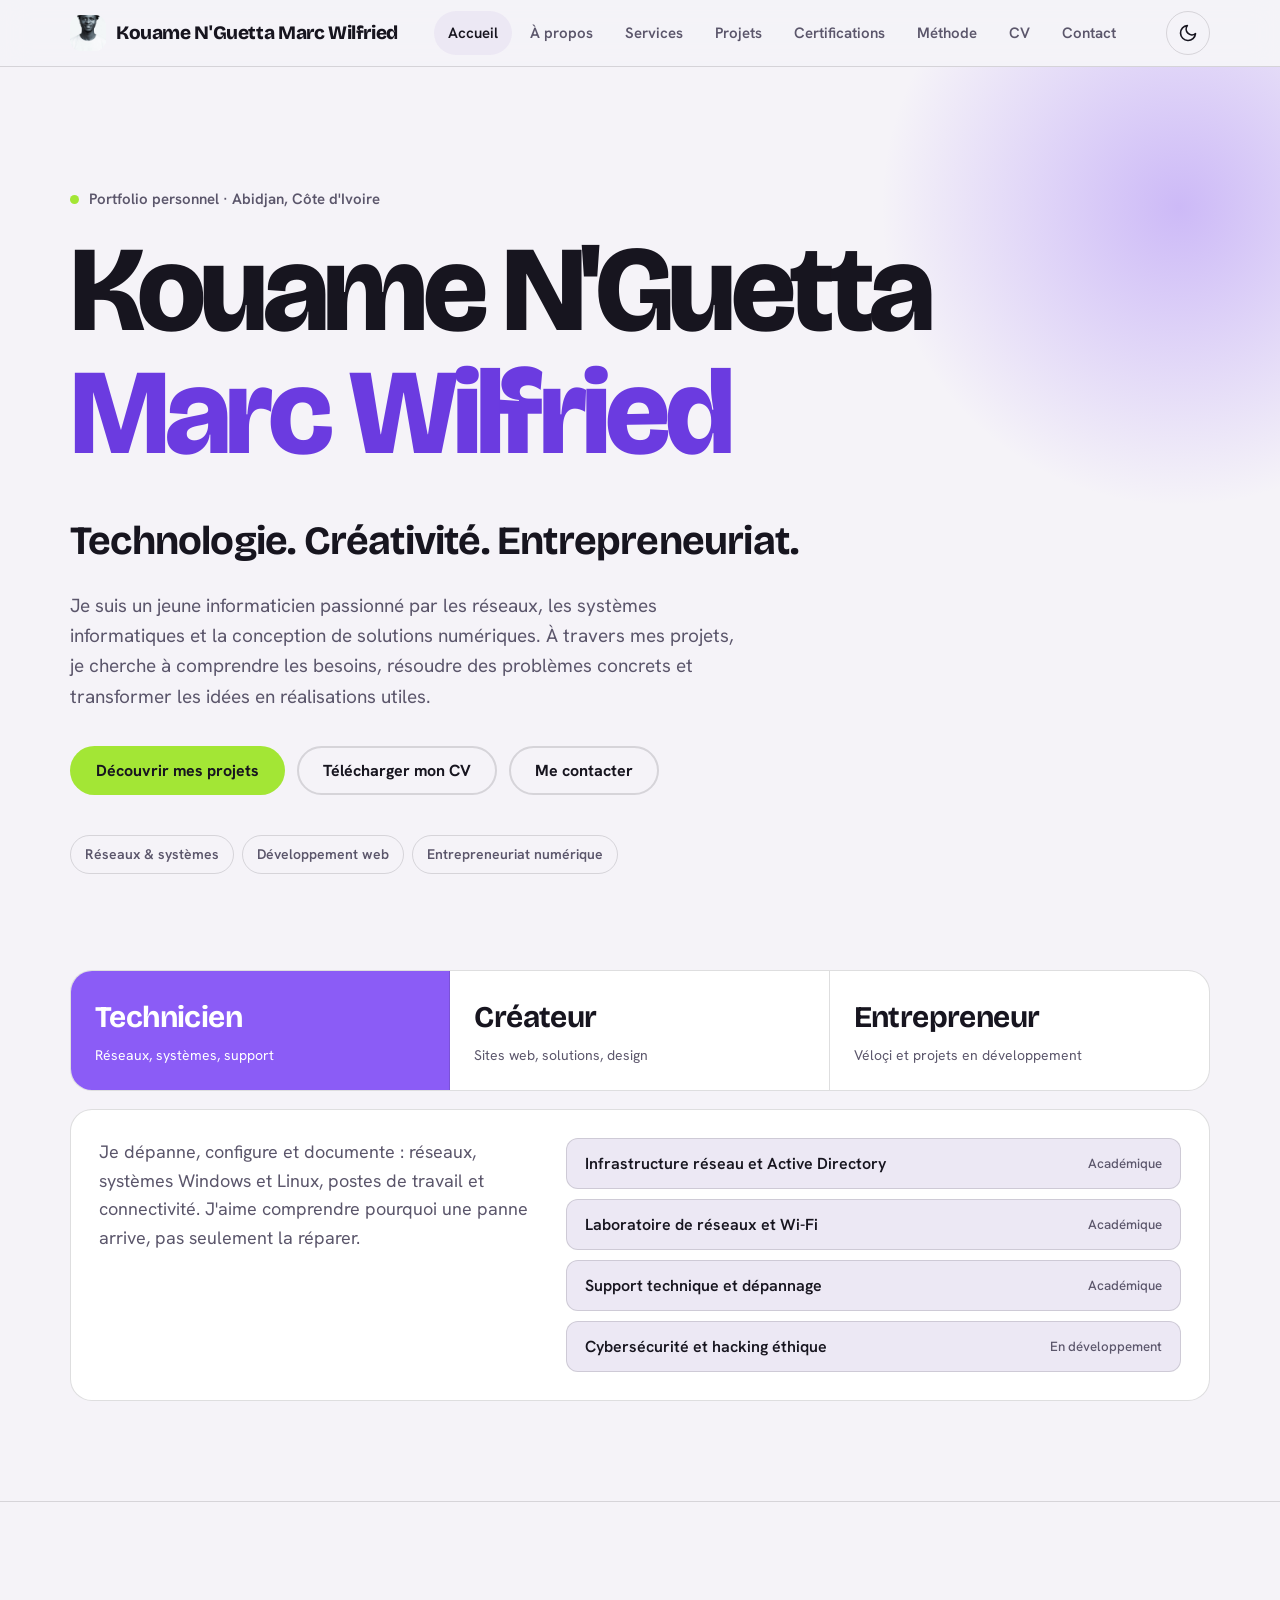
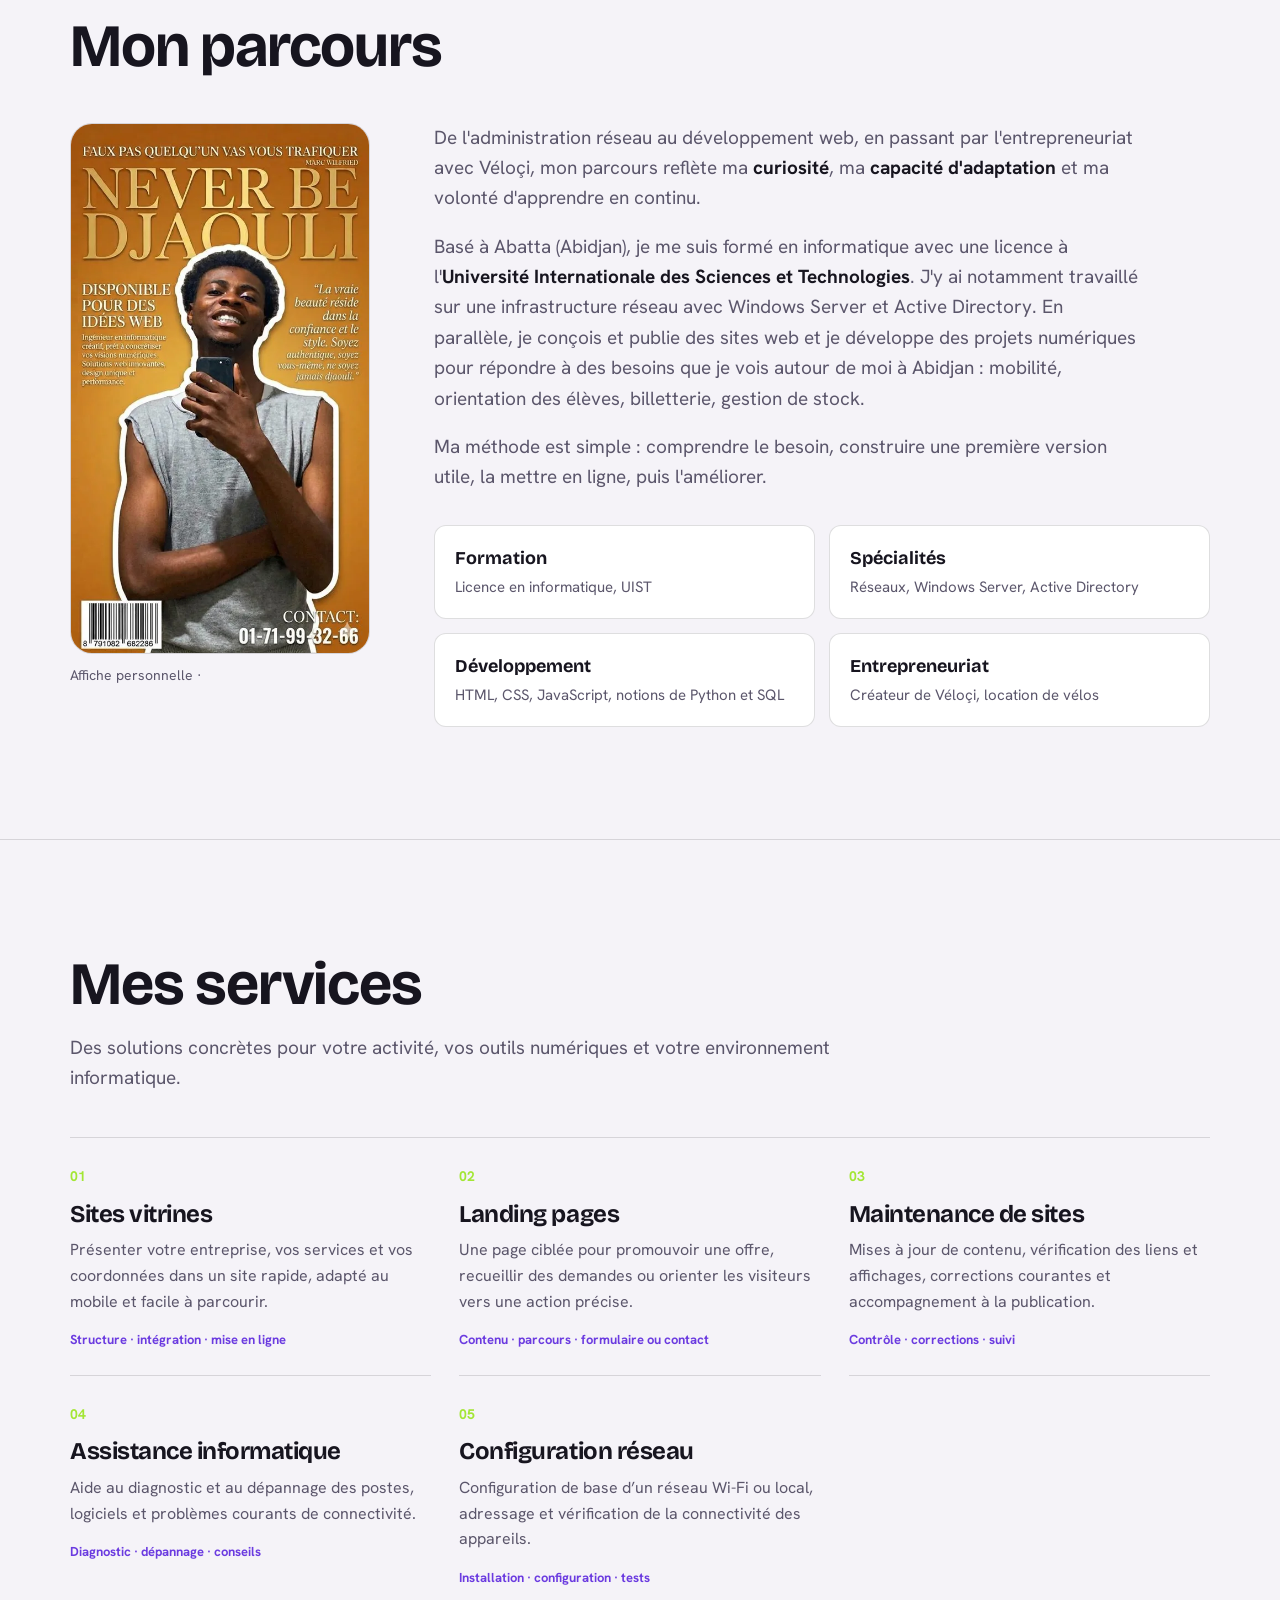
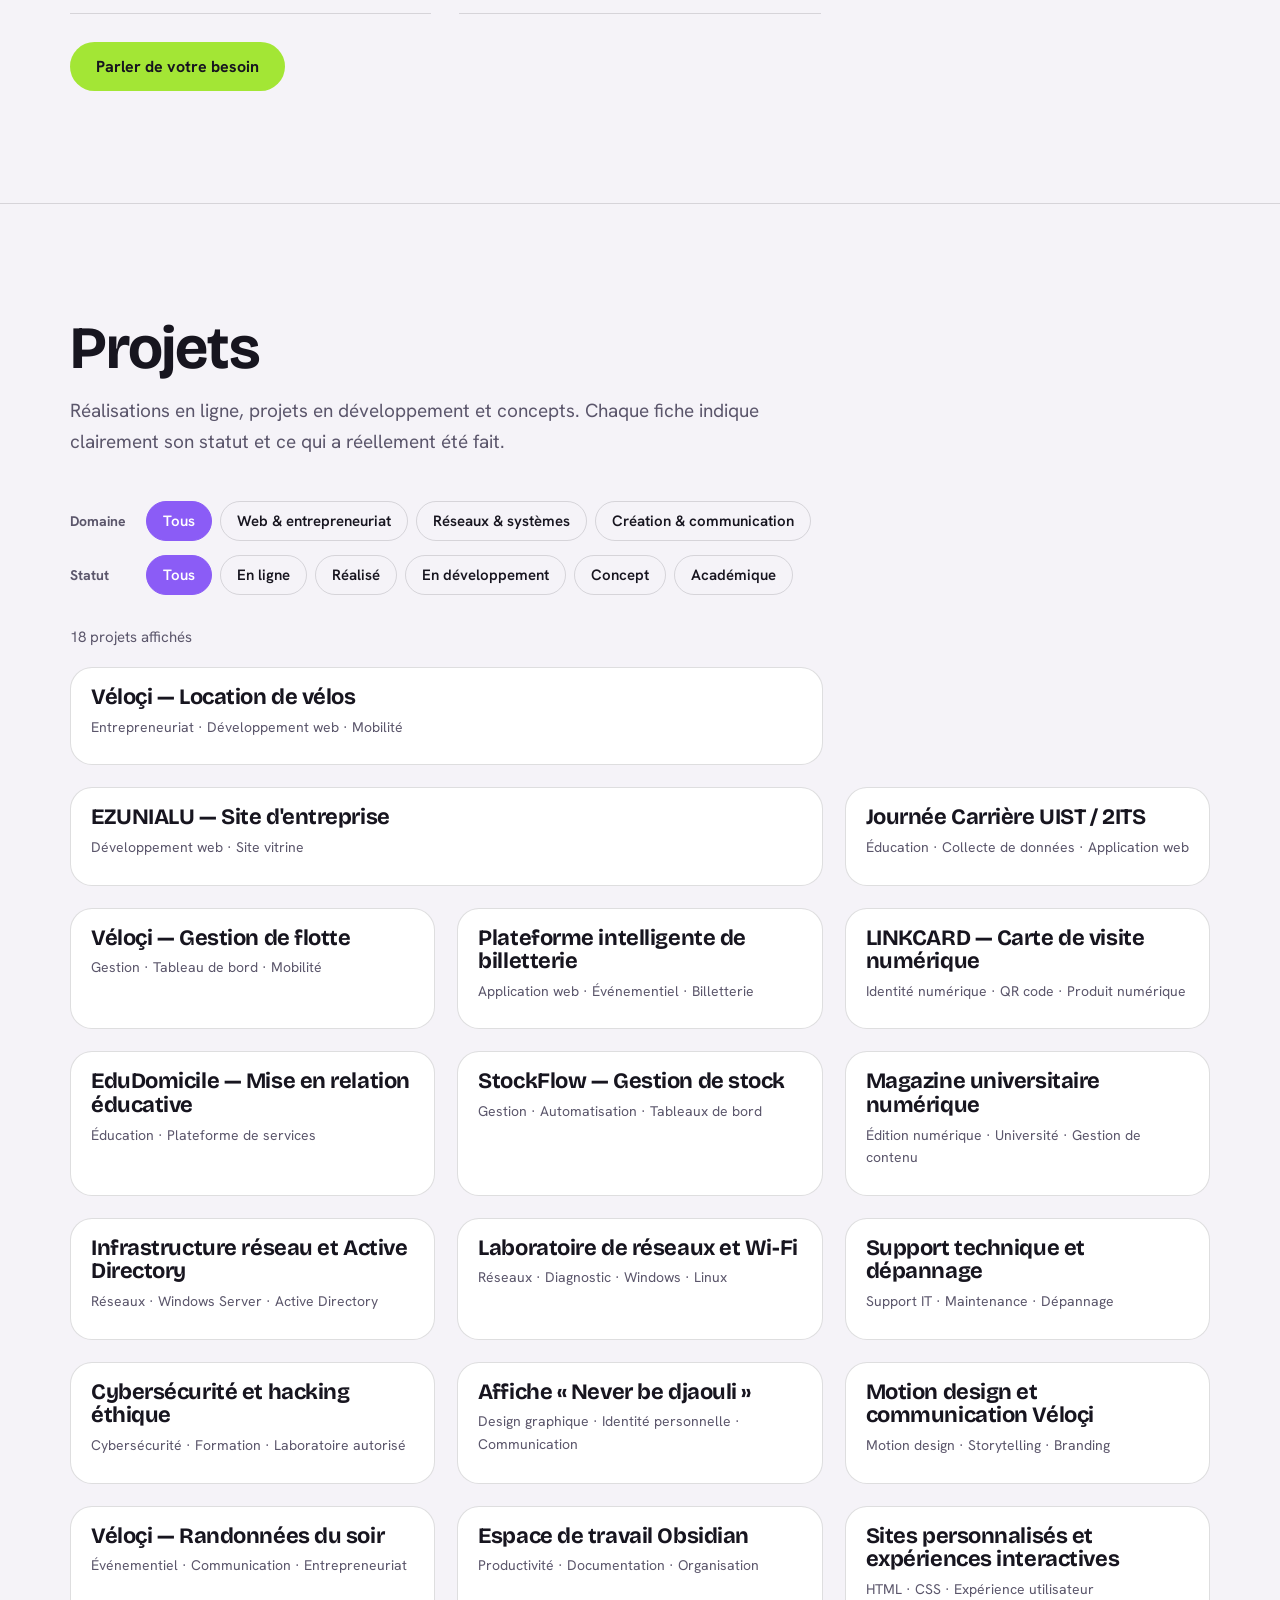
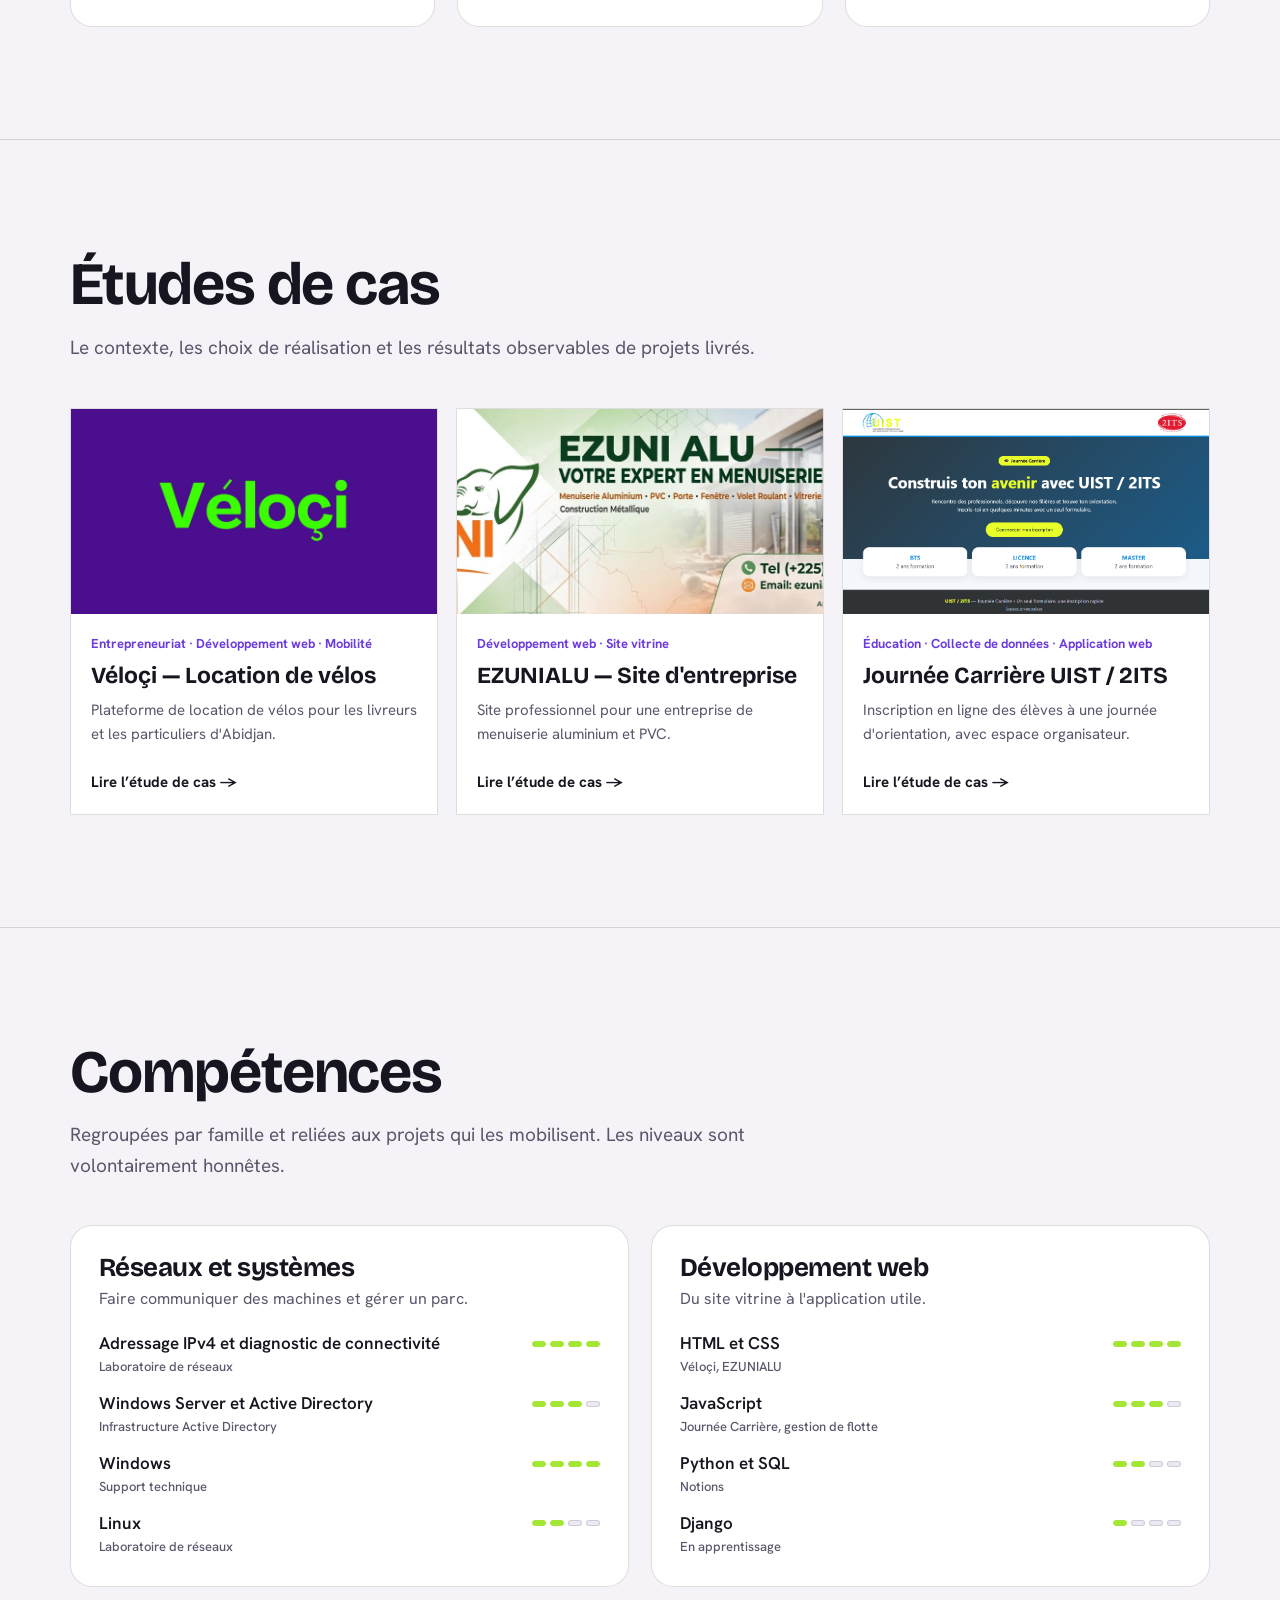
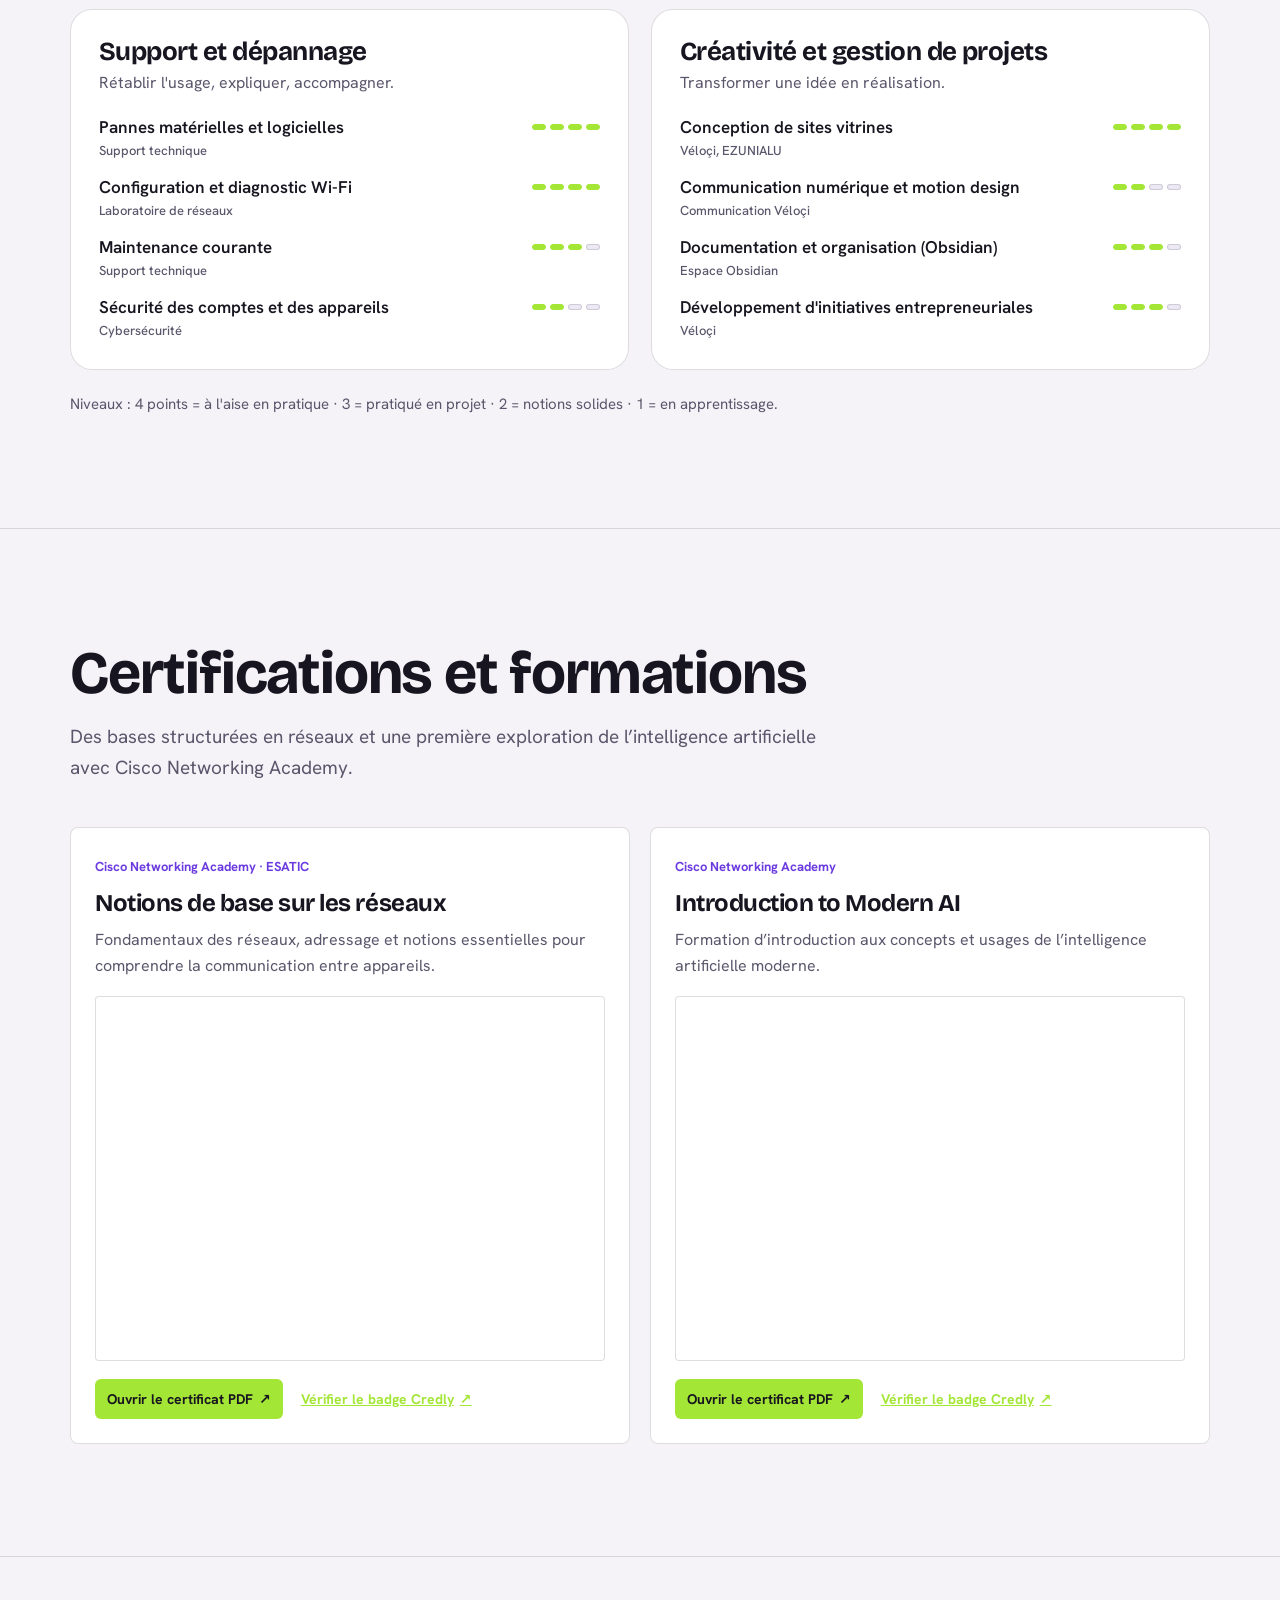
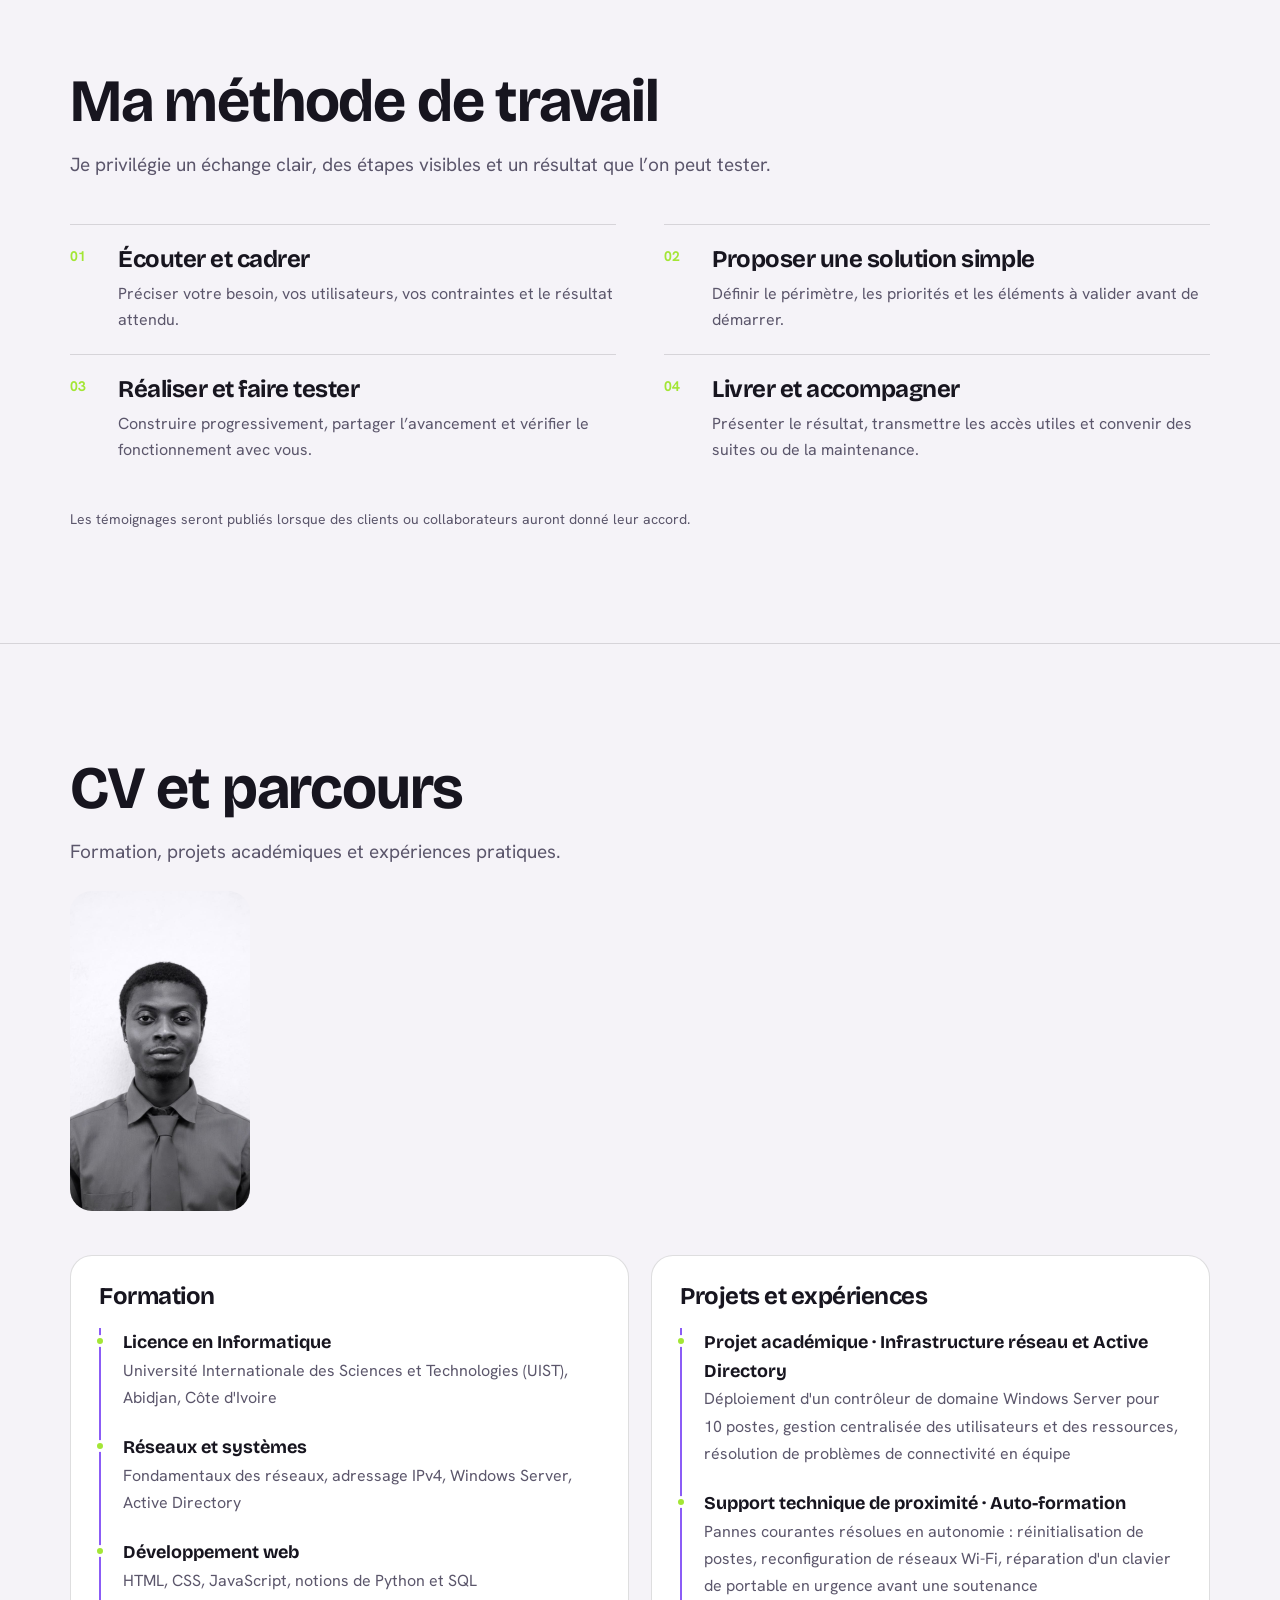
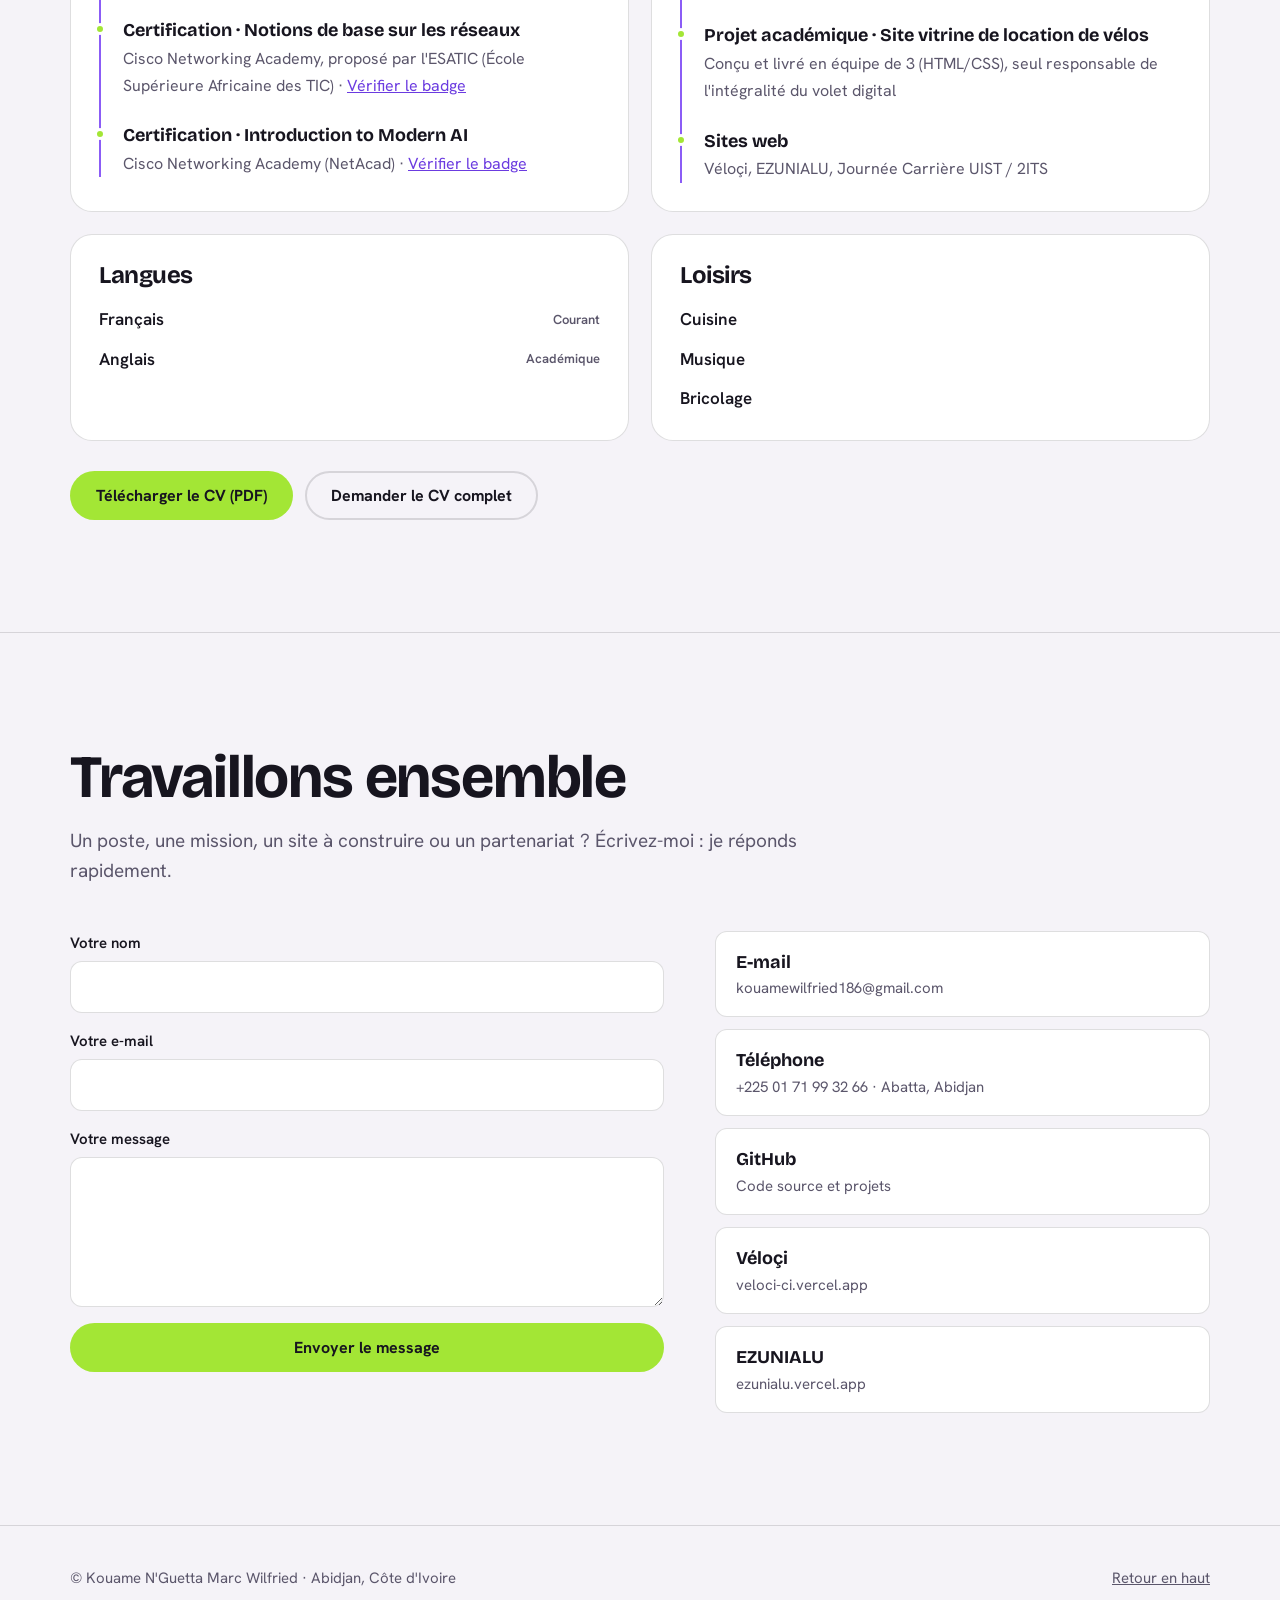
<file: index.html>
<!DOCTYPE html>
<html lang="fr">
<head>
<meta charset="utf-8">
<meta name="viewport" content="width=device-width, initial-scale=1, viewport-fit=cover">
<title> Kouame N'Guetta Marc Wilfried  — Technicien IT, développeur web & entrepreneur à Abidjan</title>
<meta name="description" content="Portfolio de Kouame N'Guetta Marc Wilfried  : support IT, réseaux et systèmes Windows/Linux, développement web et entrepreneuriat numérique (Véloçi, EZUNIALU) à Abidjan, Côte d'Ivoire.">
<meta property="og:title" content=" Kouame N'Guetta Marc Wilfried  — Technologie. Créativité. Entrepreneuriat.">
<meta property="og:description" content="Réseaux & systèmes, développement web, entrepreneuriat numérique. Découvrez mes projets.">
<meta property="og:type" content="website">
<meta property="og:locale" content="fr_FR">
<meta name="theme-color" content="#17151F">
<link rel="preconnect" href="https://fonts.googleapis.com">
<link rel="preconnect" href="https://fonts.gstatic.com" crossorigin>
<link href="https://fonts.googleapis.com/css2?family=Bricolage+Grotesque:opsz,wght@12..96,500;12..96,700;12..96,800&family=Hanken+Grotesk:wght@400;500;600;700&display=swap" rel="stylesheet">
<link rel="stylesheet" href="style.css">
<link rel="icon" href="favicon.svg" type="image/svg+xml">
</head>
<body>
<a class="skip" href="#main">Aller au contenu</a>
<div id="progress" aria-hidden="true"></div>

<header class="top">
  <div class="wrap bar">
    <a class="logo" href="#accueil" aria-label="Kouame N'Guetta Marc Wilfried, accueil"><img class="mono" src="assets/images/gunz.jpeg" alt="" aria-hidden="true"><span>Kouame N'Guetta Marc Wilfried</span></a>
    <nav class="main" id="nav" aria-label="Navigation principale">
      <ul>
        <li><a href="#accueil">Accueil</a></li>
        <li><a href="#apropos">À propos</a></li>
        <li><a href="#services">Services</a></li>
        <li><a href="#projets">Projets</a></li>
        <li><a href="#certifications">Certifications</a></li>
        <li><a href="#methode">Méthode</a></li>
        <li><a href="#cv">CV</a></li>
        <li><a href="#contact">Contact</a></li>
      </ul>
    </nav>
    <div class="tools">
      <button class="icon-btn" id="theme" type="button" aria-label="Passer en mode clair">
        <svg width="20" height="20" viewBox="0 0 24 24" fill="none" stroke="currentColor" stroke-width="2" stroke-linecap="round" aria-hidden="true"><circle cx="12" cy="12" r="4"/><path d="M12 2v2M12 20v2M4.9 4.9l1.4 1.4M17.7 17.7l1.4 1.4M2 12h2M20 12h2M4.9 19.1l1.4-1.4M17.7 6.3l1.4-1.4"/></svg>
      </button>
      <button class="icon-btn menu-btn" id="menu" type="button" aria-label="Ouvrir le menu" aria-expanded="false" aria-controls="nav">
        <svg width="20" height="20" viewBox="0 0 24 24" fill="none" stroke="currentColor" stroke-width="2" stroke-linecap="round" aria-hidden="true"><path d="M4 7h16M4 12h16M4 17h16"/></svg>
      </button>
    </div>
  </div>
</header>

<main id="main">
<!-- ACCUEIL -->
<section class="hero" id="accueil">
  <div class="wrap">
    <p class="place"><span class="dot" aria-hidden="true"></span>Portfolio personnel · Abidjan, Côte d'Ivoire</p>
    <h1><span class="line"><span>Kouame N'Guetta</span></span><span class="line"><span>Marc Wilfried</span></span></h1>
    <p class="tagline">Technologie. Créativité. Entrepreneuriat.</p>
    <p class="intro">Je suis un jeune informaticien passionné par les réseaux, les systèmes informatiques et la conception de solutions numériques. À travers mes projets, je cherche à comprendre les besoins, résoudre des problèmes concrets et transformer les idées en réalisations utiles.</p>
    <div class="cta-row">
      <a class="btn btn-primary" href="#projets">Découvrir mes projets</a>
      <a class="btn btn-ghost" href="#cv">Télécharger mon CV</a>
      <a class="btn btn-ghost" href="#contact">Me contacter</a>
    </div>
    <div class="chips" aria-label="Domaines">
      <span class="chip">Réseaux & systèmes</span><span class="chip">Développement web</span><span class="chip">Entrepreneuriat numérique</span>
    </div>
  </div>
</section>

<!-- TROIS FACETTES -->
<section class="facets" aria-label="Trois facettes de mon profil">
  <div class="wrap">
    <div class="facet-tabs" role="tablist" aria-label="Facettes du profil" id="ftabs">
      <button role="tab" id="t-tech" aria-selected="true" aria-controls="fpanel" data-f="tech"><strong>Technicien</strong><span>Réseaux, systèmes, support</span></button>
      <button role="tab" id="t-crea" aria-selected="false" aria-controls="fpanel" data-f="crea" tabindex="-1"><strong>Créateur</strong><span>Sites web, solutions, design</span></button>
      <button role="tab" id="t-entr" aria-selected="false" aria-controls="fpanel" data-f="entr" tabindex="-1"><strong>Entrepreneur</strong><span>Véloçi et projets en développement</span></button>
    </div>
    <div class="facet-panel" id="fpanel" role="tabpanel" aria-live="polite"></div>
  </div>
</section>

<!-- A PROPOS -->
<section class="block" id="apropos">
  <div class="wrap">
    <div class="sec-head"><h2>Mon parcours</h2></div>
    <div class="about-grid">
      <figure class="portrait-fig"><img id="poster-about" class="poster" width="420" height="747" alt="Affiche personnelle de Kouame N'Guetta Marc Wilfried, « Never be djaouli », disponible pour des idées web"><figcaption>Affiche personnelle · </figcaption></figure>
      <div class="about-text">
        <p>De l'administration réseau au développement web, en passant par l'entrepreneuriat avec Véloçi, mon parcours reflète ma <strong>curiosité</strong>, ma <strong>capacité d'adaptation</strong> et ma volonté d'apprendre en continu.</p>
        <p>Basé à Abatta (Abidjan), je me suis formé en informatique avec une licence à l'<strong>Université Internationale des Sciences et Technologies</strong>. J'y ai notamment travaillé sur une infrastructure réseau avec Windows Server et Active Directory. En parallèle, je conçois et publie des sites web et je développe des projets numériques pour répondre à des besoins que je vois autour de moi à Abidjan : mobilité, orientation des élèves, billetterie, gestion de stock.</p>
        <p>Ma méthode est simple : comprendre le besoin, construire une première version utile, la mettre en ligne, puis l'améliorer.</p>
        <div class="facts">
          <div class="fact"><b>Formation</b><span>Licence en informatique, UIST</span></div>
          <div class="fact"><b>Spécialités</b><span>Réseaux, Windows Server, Active Directory</span></div>
          <div class="fact"><b>Développement</b><span>HTML, CSS, JavaScript, notions de Python et SQL</span></div>
          <div class="fact"><b>Entrepreneuriat</b><span>Créateur de Véloçi, location de vélos</span></div>
        </div>
      </div>
    </div>
  </div>
</section>

<!-- SERVICES -->
<section class="block" id="services">
  <div class="wrap">
    <div class="sec-head">
      <h2>Mes services</h2>
      <p>Des solutions concrètes pour votre activité, vos outils numériques et votre environnement informatique.</p>
    </div>
    <div class="service-grid">
      <article class="service-item"><span class="service-index">01</span><h3>Sites vitrines</h3><p>Présenter votre entreprise, vos services et vos coordonnées dans un site rapide, adapté au mobile et facile à parcourir.</p><span class="service-scope">Structure · intégration · mise en ligne</span></article>
      <article class="service-item"><span class="service-index">02</span><h3>Landing pages</h3><p>Une page ciblée pour promouvoir une offre, recueillir des demandes ou orienter les visiteurs vers une action précise.</p><span class="service-scope">Contenu · parcours · formulaire ou contact</span></article>
      <article class="service-item"><span class="service-index">03</span><h3>Maintenance de sites</h3><p>Mises à jour de contenu, vérification des liens et affichages, corrections courantes et accompagnement à la publication.</p><span class="service-scope">Contrôle · corrections · suivi</span></article>
      <article class="service-item"><span class="service-index">04</span><h3>Assistance informatique</h3><p>Aide au diagnostic et au dépannage des postes, logiciels et problèmes courants de connectivité.</p><span class="service-scope">Diagnostic · dépannage · conseils</span></article>
      <article class="service-item"><span class="service-index">05</span><h3>Configuration réseau</h3><p>Configuration de base d’un réseau Wi-Fi ou local, adressage et vérification de la connectivité des appareils.</p><span class="service-scope">Installation · configuration · tests</span></article>
    </div>
    <a class="btn btn-primary service-cta" href="#contact">Parler de votre besoin</a>
  </div>
</section>

<!-- PROJETS -->
<section class="block" id="projets">
  <div class="wrap">
    <div class="sec-head">
      <h2>Projets</h2>
      <p>Réalisations en ligne, projets en développement et concepts. Chaque fiche indique clairement son statut et ce qui a réellement été fait.</p>
    </div>
    <div class="filters">
      <div class="filter-row" id="f-dom"><span class="lbl">Domaine</span></div>
      <div class="filter-row" id="f-sta"><span class="lbl">Statut</span></div>
    </div>
    <p id="count" aria-live="polite"></p>
    <div class="grid" id="grid"></div>
  </div>
</section>

<!-- ETUDES DE CAS -->
<section class="block" id="etudes-de-cas">
  <div class="wrap">
    <div class="sec-head">
      <h2>Études de cas</h2>
      <p>Le contexte, les choix de réalisation et les résultats observables de projets livrés.</p>
    </div>
    <div class="case-study-grid" id="case-grid"></div>
  </div>
</section>

<!-- COMPETENCES -->
<section class="block" id="competences">
  <div class="wrap">
    <div class="sec-head">
      <h2>Compétences</h2>
      <p>Regroupées par famille et reliées aux projets qui les mobilisent. Les niveaux sont volontairement honnêtes.</p>
    </div>
    <div class="skills" id="skills"></div>
    <p class="legend">Niveaux : 4 points = à l'aise en pratique · 3 = pratiqué en projet · 2 = notions solides · 1 = en apprentissage.</p>
  </div>
</section>

<!-- CERTIFICATIONS -->
<section class="block" id="certifications">
  <div class="wrap">
    <div class="sec-head">
      <h2>Certifications et formations</h2>
      <p>Des bases structurées en réseaux et une première exploration de l’intelligence artificielle avec Cisco Networking Academy.</p>
    </div>
    <div class="credential-grid">
      <article class="credential">
        <span class="credential-provider">Cisco Networking Academy · ESATIC</span>
        <h3>Notions de base sur les réseaux</h3>
        <p>Fondamentaux des réseaux, adressage et notions essentielles pour comprendre la communication entre appareils.</p>
        <iframe class="credential-preview" src="assets/documents/NetworkingBasicsUpdate20261014-21-pjny10.pdf#view=FitH&toolbar=0&navpanes=0" title="Certificat Cisco Networking Academy : Notions de base sur les réseaux"></iframe>
        <div class="credential-actions">
          <a class="credential-pdf" href="assets/documents/NetworkingBasicsUpdate20261014-21-pjny10.pdf" target="_blank" rel="noopener">Ouvrir le certificat PDF <span aria-hidden="true">↗</span></a>
          <a href="https://www.credly.com/badges/1c99581a-4573-491b-9319-454107ef44ee" target="_blank" rel="noopener">Vérifier le badge Credly <span aria-hidden="true">↗</span></a>
        </div>
      </article>
      <article class="credential">
        <span class="credential-provider">Cisco Networking Academy</span>
        <h3>Introduction to Modern AI</h3>
        <p>Formation d’introduction aux concepts et usages de l’intelligence artificielle moderne.</p>
        <iframe class="credential-preview" src="assets/documents/IntrotoModernAIUpdate20261014-21-ovp4x5.pdf#view=FitH&toolbar=0&navpanes=0" title="Certificat Cisco Networking Academy : Introduction to Modern AI"></iframe>
        <div class="credential-actions">
          <a class="credential-pdf" href="assets/documents/IntrotoModernAIUpdate20261014-21-ovp4x5.pdf" target="_blank" rel="noopener">Ouvrir le certificat PDF <span aria-hidden="true">↗</span></a>
          <a href="https://www.credly.com/badges/653afcd4-1792-4a22-bfac-bd140b54f7b3/public_url" target="_blank" rel="noopener">Vérifier le badge Credly <span aria-hidden="true">↗</span></a>
        </div>
      </article>
    </div>
  </div>
</section>

<!-- METHODE -->
<section class="block" id="methode">
  <div class="wrap">
    <div class="sec-head">
      <h2>Ma méthode de travail</h2>
      <p>Je privilégie un échange clair, des étapes visibles et un résultat que l’on peut tester.</p>
    </div>
    <ol class="method-list">
      <li><span>01</span><div><h3>Écouter et cadrer</h3><p>Préciser votre besoin, vos utilisateurs, vos contraintes et le résultat attendu.</p></div></li>
      <li><span>02</span><div><h3>Proposer une solution simple</h3><p>Définir le périmètre, les priorités et les éléments à valider avant de démarrer.</p></div></li>
      <li><span>03</span><div><h3>Réaliser et faire tester</h3><p>Construire progressivement, partager l’avancement et vérifier le fonctionnement avec vous.</p></div></li>
      <li><span>04</span><div><h3>Livrer et accompagner</h3><p>Présenter le résultat, transmettre les accès utiles et convenir des suites ou de la maintenance.</p></div></li>
    </ol>
    <p class="method-note">Les témoignages seront publiés lorsque des clients ou collaborateurs auront donné leur accord.</p>
  </div>
</section>

<!-- CV -->
<section class="block" id="cv">
  <div class="wrap">
    <div class="sec-head">
      <h2>CV et parcours</h2>
      <p>Formation, projets académiques et expériences pratiques.</p>
      <img class="cv-photo" src="assets/images/marcwilly.jpeg" alt="Portrait de Kouame N'Guetta Marc Wilfried">
      
      <div class="print-only"><h3 style="font-size:26px">KOUAME N'GUETTA Marc Wilfried</h3><p>Technicien support IT — Réseaux & systèmes Windows / Linux</p><p>+225 01 71 99 32 66 · kouamewilfried186@gmail.com · Abatta, Abidjan, Côte d'Ivoire</p></div>
    </div>
    <div class="cv-grid">
      <div class="cv-col">
        <h3>Formation</h3>
        <ol class="tl">
          <li><b>Licence en Informatique</b><span>Université Internationale des Sciences et Technologies (UIST), Abidjan, Côte d'Ivoire</span></li>
          <li><b>Réseaux et systèmes</b><span>Fondamentaux des réseaux, adressage IPv4, Windows Server, Active Directory</span></li>
          <li><b>Développement web</b><span>HTML, CSS, JavaScript, notions de Python et SQL</span></li>
          <li><b>Certification · Notions de base sur les réseaux</b><span>Cisco Networking Academy, proposé par l'ESATIC (École Supérieure Africaine des TIC) · <a href="https://www.credly.com/badges/1c99581a-4573-491b-9319-454107ef44ee" target="_blank" rel="noopener" style="color:var(--violet-text)">Vérifier le badge</a></span></li>
          <li><b>Certification · Introduction to Modern AI</b><span>Cisco Networking Academy (NetAcad) · <a href="https://www.credly.com/badges/653afcd4-1792-4a22-bfac-bd140b54f7b3/public_url" target="_blank" rel="noopener" style="color:var(--violet-text)">Vérifier le badge</a></span></li>
        </ol>
      </div>
      <div class="cv-col">
        <h3>Projets et expériences</h3>
        <ol class="tl">
          <li><b>Projet académique · Infrastructure réseau et Active Directory</b><span>Déploiement d'un contrôleur de domaine Windows Server pour 10 postes, gestion centralisée des utilisateurs et des ressources, résolution de problèmes de connectivité en équipe</span></li>
          <li><b>Support technique de proximité · Auto-formation</b><span>Pannes courantes résolues en autonomie : réinitialisation de postes, reconfiguration de réseaux Wi-Fi, réparation d'un clavier de portable en urgence avant une soutenance</span></li>
          <li><b>Projet académique · Site vitrine de location de vélos</b><span>Conçu et livré en équipe de 3 (HTML/CSS), seul responsable de l'intégralité du volet digital</span></li>
          <li><b>Sites web</b><span>Véloçi, EZUNIALU, Journée Carrière UIST / 2ITS</span></li>
        </ol>
      </div>
    </div>
    <div class="cv-grid" style="margin-top:22px">
      <div class="cv-col">
        <h3>Langues</h3>
        <ul class="skill-list">
          <li><span>Français</span><span class="lvl">Courant</span></li>
          <li><span>Anglais</span><span class="lvl">Académique</span></li>
        </ul>
      </div>
      <div class="cv-col">
        <h3>Loisirs</h3>
        <ul class="skill-list">
          <li><span>Cuisine</span></li>
          <li><span>Musique</span></li>
          <li><span>Bricolage</span></li>
        </ul>
      </div>
    </div>
    <div class="cv-actions">
      <button class="btn btn-primary" type="button" id="print">Télécharger le CV en PDF</button>
      <a class="btn btn-ghost" href="#contact">Demander le CV complet</a>
    </div>
  </div>
</section>

<!-- CONTACT -->
<section class="block" id="contact">
  <div class="wrap">
    <div class="sec-head">
      <h2>Travaillons ensemble</h2>
      <p>Un poste, une mission, un site à construire ou un partenariat ? Écrivez-moi : je réponds rapidement.</p>
    </div>
    <div class="contact-grid">
      <form id="form" novalidate>
        <label>Votre nom<input name="nom" type="text" autocomplete="name" required></label>
        <label>Votre e-mail<input name="email" type="email" autocomplete="email" required></label>
        <label>Votre message<textarea name="msg" required></textarea></label>
        <button class="btn btn-primary" type="submit">Envoyer le message</button>
        <p class="form-msg" id="fmsg" role="status"></p>
      </form>
      <div class="links">
        <a href="#" id="mail-link"><b>E-mail</b><span id="mail-txt"></span></a>
        <a href="tel:+2250171993266"><b>Téléphone</b><span>+225 01 71 99 32 66 · Abatta, Abidjan</span></a>
        <a href="https://github.com/legunzdeuxpointzero-rgb" target="_blank" rel="noopener"><b>GitHub</b><span>Code source et projets</span></a>
        <a href="https://veloci-ci.vercel.app" target="_blank" rel="noopener"><b>Véloçi</b><span>veloci-ci.vercel.app</span></a>
        <a href="https://ezunialu.vercel.app" target="_blank" rel="noopener"><b>EZUNIALU</b><span>ezunialu.vercel.app</span></a>
      </div>
    </div>
  </div>
</section>
</main>

<footer>
  <div class="wrap">
    <span>©  Kouame N'Guetta Marc Wilfried  · Abidjan, Côte d'Ivoire</span>
    <a href="#accueil">Retour en haut</a>
  </div>
</footer>

<dialog id="dlg" aria-labelledby="dlg-title">
  <button class="icon-btn dlg-close" id="dlg-x" type="button" aria-label="Fermer la fiche">
    <svg width="18" height="18" viewBox="0 0 24 24" fill="none" stroke="currentColor" stroke-width="2.2" stroke-linecap="round" aria-hidden="true"><path d="M6 6l12 12M18 6L6 18"/></svg>
  </button>
  <div class="dlg-cover" id="dlg-cover"></div>
  <div class="dlg-body" id="dlg-body"></div>
</dialog>

<script src="data/projects.js"></script>
<script src="script.js"></script>
</body>
</html>
</file>
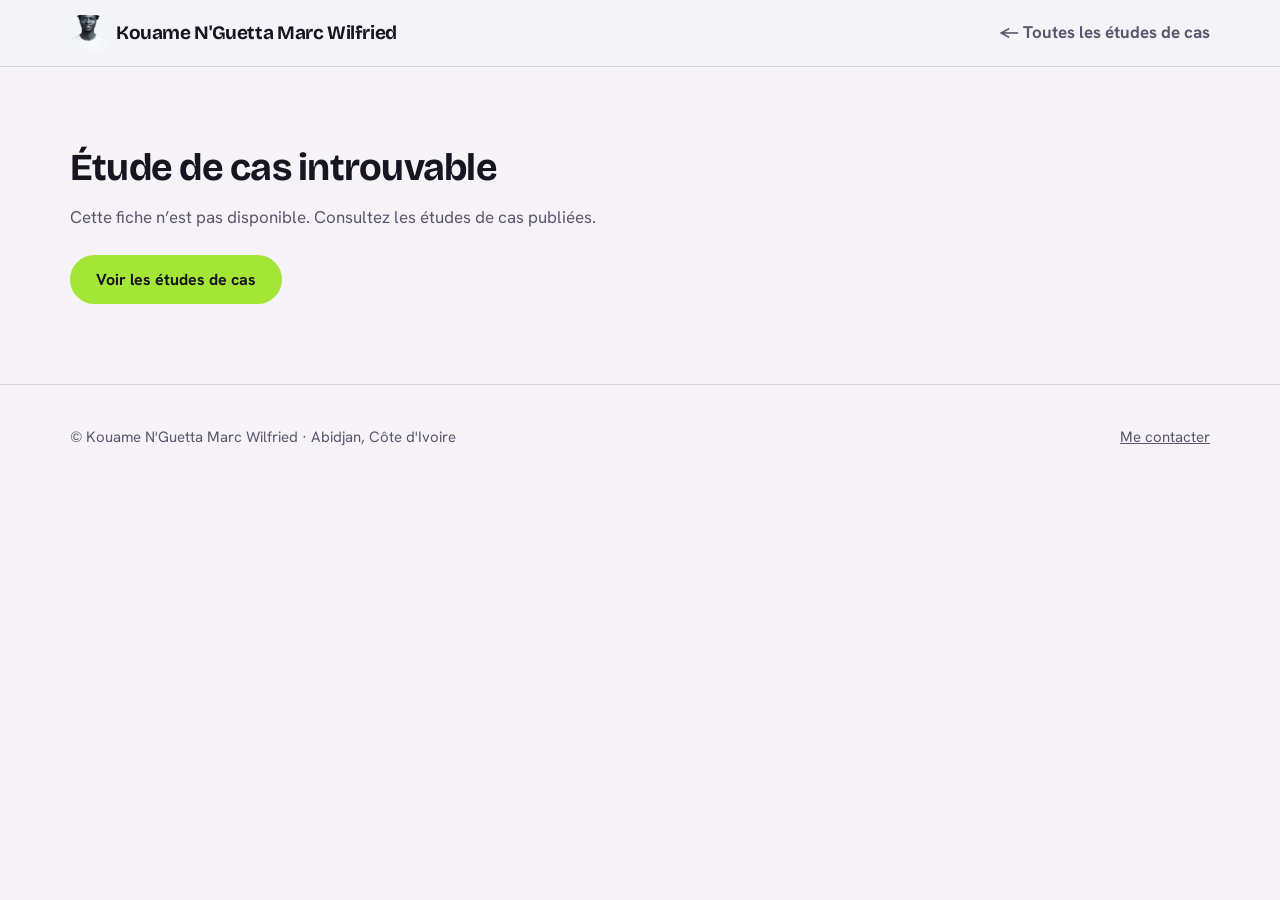
<file: projet.html>
<!DOCTYPE html>
<html lang="fr">
<head>
  <meta charset="utf-8">
  <meta name="viewport" content="width=device-width, initial-scale=1, viewport-fit=cover">
  <meta name="theme-color" content="#17151F">
  <meta name="description" content="Étude de cas d’un projet web ou informatique réalisé par Kouame N'Guetta Marc Wilfried à Abidjan.">
  <title>Étude de cas — Kouame N'Guetta Marc Wilfried</title>
  <link rel="preconnect" href="https://fonts.googleapis.com">
  <link rel="preconnect" href="https://fonts.gstatic.com" crossorigin>
  <link href="https://fonts.googleapis.com/css2?family=Bricolage+Grotesque:opsz,wght@12..96,500;12..96,700;12..96,800&family=Hanken+Grotesk:wght@400;500;600;700&display=swap" rel="stylesheet">
  <link rel="stylesheet" href="style.css">
</head>
<body class="case-page">
  <a class="skip" href="#case-main">Aller au contenu</a>
  <header class="top">
    <div class="wrap case-nav">
      <a class="logo" href="index.html#accueil"><img class="mono" src="assets/images/gunz.jpeg" alt=""><span>Kouame N'Guetta Marc Wilfried</span></a>
      <a class="case-back" href="index.html#etudes-de-cas">← Toutes les études de cas</a>
    </div>
  </header>
  <main id="case-main" aria-live="polite"></main>
  <footer><div class="wrap"><span>© Kouame N'Guetta Marc Wilfried · Abidjan, Côte d'Ivoire</span><a href="index.html#contact">Me contacter</a></div></footer>
  <script src="data/projects.js"></script>
  <script src="project-detail.js"></script>
</body>
</html>
</file>
<file: style.css>
:root {
  --bg: #17151F;
  --surface: #211E2C;
  --surface-2: #2B2739;
  --line: rgba(245,243,248,.12);
  --text: #F5F3F8;
  --muted: #B0ABC1;
  --violet: #8B5CF6;
  --violet-text: #B79CFA;
  --lime: #A3E635;
  --on-lime: #17151F;
  --shadow: 0 18px 50px rgba(0,0,0,.35);
  --display: "Bricolage Grotesque", "Trebuchet MS", system-ui, sans-serif;
  --body: "Hanken Grotesk", system-ui, -apple-system, "Segoe UI", sans-serif;
  --r-lg: 22px;
  --r-md: 12px;
  --r-pill: 999px;
  box-sizing: border-box;
  padding-top: env(safe-area-inset-top, 0px);
  padding-bottom: env(safe-area-inset-bottom, 0px);
}
:root[data-theme="light"] {
  --bg: #F5F3F8;
  --surface: #FFFFFF;
  --surface-2: #ECE8F4;
  --line: rgba(23,21,31,.14);
  --text: #17151F;
  --muted: #5B566B;
  --violet-text: #6B3BE0;
  --shadow: 0 18px 50px rgba(60,40,110,.14);
}
@media (prefers-color-scheme: light) {
  :root:not([data-theme="dark"]):not([data-theme="light"]) {
    --bg: #F5F3F8; --surface: #FFFFFF; --surface-2: #ECE8F4;
    --line: rgba(23,21,31,.14); --text: #17151F; --muted: #5B566B;
    --violet-text: #6B3BE0; --shadow: 0 18px 50px rgba(60,40,110,.14);
  }
}
*, *::before, *::after { box-sizing: border-box; }
html { scroll-behavior: smooth; scroll-padding-top: calc(80px + env(safe-area-inset-top, 0px)); height: 100%; }
body { margin: 0; min-height: 100%; background: var(--bg); color: var(--text); font-family: var(--body); font-size: 17px; line-height: 1.6; -webkit-font-smoothing: antialiased; }
img, svg { max-width: 100%; }
a { color: inherit; }
h1, h2, h3, h4 { font-family: var(--display); line-height: 1.08; margin: 0; letter-spacing: -.02em; }
p { margin: 0; }
:focus-visible { outline: 3px solid var(--lime); outline-offset: 3px; border-radius: 6px; }
.skip { position: absolute; left: -999px; top: 8px; background: var(--lime); color: var(--on-lime); padding: 10px 16px; border-radius: var(--r-md); z-index: 100; font-weight: 700; }
.skip:focus { left: 12px; }
.wrap { width: min(1140px, 100% - 40px); margin-inline: auto; }

/* progress */
#progress { position: fixed; top: env(safe-area-inset-top, 0px); left: 0; height: 3px; width: 0; background: var(--lime); z-index: 60; }

/* header */
header.top { position: sticky; top: env(safe-area-inset-top, 0px); z-index: 50; background: color-mix(in srgb, var(--bg) 82%, transparent); backdrop-filter: blur(14px); -webkit-backdrop-filter: blur(14px); border-bottom: 1px solid var(--line); }
.bar { display: flex; align-items: center; justify-content: space-between; gap: 16px; min-height: 66px; }
.logo { display: flex; align-items: center; gap: 10px; text-decoration: none; font-family: var(--display); font-weight: 800; font-size: 19px; letter-spacing: -.02em; }
.mono { width: 36px; height: 36px; border-radius: 11px; object-fit: cover; }
nav.main ul { list-style: none; display: flex; gap: 4px; margin: 0; padding: 0; }
nav.main a { display: block; padding: 10px 14px; border-radius: var(--r-pill); text-decoration: none; font-weight: 600; font-size: 15px; color: var(--muted); transition: color .2s, background .2s; }
nav.main a:hover, nav.main a[aria-current="true"] { color: var(--text); background: var(--surface-2); }
.tools { display: flex; align-items: center; gap: 8px; }
.icon-btn { width: 44px; height: 44px; border-radius: var(--r-pill); border: 1px solid var(--line); background: transparent; color: var(--text); display: grid; place-items: center; cursor: pointer; }
.icon-btn:hover { background: var(--surface-2); }
.menu-btn { display: none; }

/* buttons */
.btn { display: inline-flex; align-items: center; justify-content: center; gap: 8px; min-height: 48px; padding: 12px 24px; border-radius: var(--r-pill); font: 700 16px var(--body); text-decoration: none; cursor: pointer; border: 2px solid transparent; transition: transform .2s, background .2s, border-color .2s; }
.btn-primary { background: var(--lime); color: var(--on-lime); }
.btn-primary:hover { transform: translateY(-2px); }
.btn-ghost { border-color: var(--line); color: var(--text); background: transparent; }
.btn-ghost:hover { border-color: var(--violet); background: color-mix(in srgb, var(--violet) 14%, transparent); }

/* hero */
.hero { padding: clamp(56px, 10vw, 120px) 0 clamp(40px, 6vw, 72px); position: relative; overflow: hidden; }
.hero::before { content: ""; position: absolute; width: 640px; height: 640px; right: -220px; top: -180px; background: radial-gradient(circle, color-mix(in srgb, var(--violet) 38%, transparent), transparent 66%); pointer-events: none; }
.hero .place { color: var(--muted); font-size: 15px; font-weight: 600; margin-bottom: 22px; display: flex; align-items: center; gap: 10px; }
.dot { width: 9px; height: 9px; border-radius: 50%; background: var(--lime); box-shadow: 0 0 0 0 rgba(163,230,53,.6); animation: pulse 2.4s infinite; }
@keyframes pulse { 70% { box-shadow: 0 0 0 10px rgba(163,230,53,0); } 100% { box-shadow: 0 0 0 0 rgba(163,230,53,0); } }
.hero h1 { font-size: clamp(46px, 9.5vw, 128px); font-weight: 800; letter-spacing: -.045em; line-height: .95; }
.hero h1 .line { display: block; overflow: hidden; padding-bottom: .06em; }
.hero h1 .line span { display: inline-block; transform: translateY(105%); animation: rise .9s cubic-bezier(.2,.8,.2,1) forwards; }
.hero h1 .line:nth-child(2) span { animation-delay: .12s; color: var(--violet-text); }
@keyframes rise { to { transform: none; } }
.hero .tagline { font-family: var(--display); font-size: clamp(22px, 3.4vw, 40px); font-weight: 700; margin-top: 30px; letter-spacing: -.02em; }
.hero .intro { max-width: 62ch; color: var(--muted); font-size: 19px; margin-top: 18px; }
.cta-row { display: flex; flex-wrap: wrap; gap: 12px; margin-top: 34px; }
.chips { display: flex; flex-wrap: wrap; gap: 8px; margin-top: 40px; }
.chip { padding: 7px 14px; border: 1px solid var(--line); border-radius: var(--r-pill); font-size: 14px; font-weight: 600; color: var(--muted); }

/* facets */
.facets { padding: 24px 0 clamp(60px, 8vw, 100px); }
.facet-tabs { display: grid; grid-template-columns: repeat(3, 1fr); gap: 0; border: 1px solid var(--line); border-radius: var(--r-lg); overflow: hidden; background: var(--surface); }
.facet-tabs button { text-align: left; padding: 22px 24px; background: transparent; border: 0; border-right: 1px solid var(--line); color: var(--muted); cursor: pointer; font: inherit; transition: background .25s, color .25s; }
.facet-tabs button:last-child { border-right: 0; }
.facet-tabs button strong { display: block; font-family: var(--display); font-size: clamp(20px, 2.6vw, 30px); letter-spacing: -.02em; color: var(--text); }
.facet-tabs button span { font-size: 14px; }
.facet-tabs button[aria-selected="true"] { background: var(--violet); color: #fff; }
.facet-tabs button[aria-selected="true"] strong { color: #fff; }
.facet-panel { margin-top: 18px; display: grid; grid-template-columns: 1fr 1.4fr; gap: 28px; align-items: start; padding: 28px; border-radius: var(--r-lg); background: var(--surface); border: 1px solid var(--line); }
.facet-panel p { color: var(--muted); font-size: 18px; }
.facet-links { display: grid; gap: 10px; }
.facet-links button { display: flex; align-items: center; justify-content: space-between; gap: 12px; text-align: left; padding: 14px 18px; border-radius: var(--r-md); border: 1px solid var(--line); background: var(--surface-2); color: var(--text); font: 600 16px var(--body); cursor: pointer; transition: border-color .2s, transform .2s; }
.facet-links button:hover { border-color: var(--lime); transform: translateX(4px); }
.facet-links small { color: var(--muted); font-weight: 500; }

/* sections */
section.block { padding: clamp(64px, 9vw, 112px) 0; border-top: 1px solid var(--line); }
.sec-head { max-width: 760px; margin-bottom: 44px; }
.sec-head h2 { font-size: clamp(34px, 5.4vw, 60px); }
.sec-head p { color: var(--muted); font-size: 19px; margin-top: 16px; }
.cv-photo { display: block; width: min(100%, 180px); height: auto; margin-top: 24px; border-radius: var(--r-lg); }

/* about */
.about-grid { display: grid; grid-template-columns: 300px 1fr; gap: clamp(28px, 5vw, 64px); align-items: start; }
.portrait { aspect-ratio: 4/5; border-radius: var(--r-lg); background: linear-gradient(160deg, var(--violet), #3B2A7A 70%); display: grid; place-items: center; color: #fff; font-family: var(--display); font-size: 96px; font-weight: 800; letter-spacing: -.05em; position: relative; overflow: hidden; }
.portrait::after { content: ""; position: absolute; left: 18px; bottom: 18px; width: 54px; height: 6px; border-radius: 3px; background: var(--lime); }
.about-text p { color: var(--muted); font-size: 19px; max-width: 64ch; }
.about-text p + p { margin-top: 18px; }
.about-text p strong { color: var(--text); }
.facts { display: grid; grid-template-columns: repeat(2, 1fr); gap: 14px; margin-top: 32px; }
.fact { padding: 18px 20px; border-radius: var(--r-md); background: var(--surface); border: 1px solid var(--line); }
.fact b { display: block; font-family: var(--display); font-size: 18px; }
.fact span { color: var(--muted); font-size: 15px; }

/* projects */
.filters { display: grid; gap: 14px; margin-bottom: 30px; }
.filter-row { display: flex; flex-wrap: wrap; align-items: center; gap: 8px; }
.filter-row .lbl { font-size: 14px; font-weight: 700; color: var(--muted); margin-right: 6px; min-width: 62px; }
.pill { min-height: 40px; padding: 8px 16px; border-radius: var(--r-pill); border: 1px solid var(--line); background: transparent; color: var(--text); font: 600 15px var(--body); cursor: pointer; transition: background .2s, border-color .2s; }
.pill:hover { border-color: var(--violet); }
.pill[aria-pressed="true"] { background: var(--violet); border-color: var(--violet); color: #fff; }
#count { color: var(--muted); font-size: 15px; margin-bottom: 18px; }
.grid { display: grid; grid-template-columns: repeat(3, 1fr); gap: 22px; }
.card { position: relative; display: flex; flex-direction: column; border-radius: var(--r-lg); background: var(--surface); border: 1px solid var(--line); overflow: hidden; cursor: pointer; text-align: left; padding: 0; color: inherit; font: inherit; transition: border-color .25s, transform .25s, box-shadow .25s; }
.card:hover, .card:focus-visible { border-color: var(--violet); transform: translateY(-4px); box-shadow: var(--shadow); }
.card.featured { grid-column: span 2; }
.cover { position: relative; aspect-ratio: 16/9; overflow: hidden; background: var(--cv-bg); }
.card.featured .cover { aspect-ratio: 2/1; }
.cover-image { position: absolute; inset: 0; width: 100%; height: 100%; object-fit: cover; }
.cover svg { position: absolute; inset: 0; width: 100%; height: 100%; }
.cover .ini { position: absolute; left: 20px; bottom: 14px; font-family: var(--display); font-weight: 800; font-size: clamp(40px, 5vw, 64px); letter-spacing: -.04em; color: var(--cv-fg); line-height: 1; }
.status { position: absolute; top: 14px; right: 14px; padding: 5px 12px; border-radius: var(--r-pill); font-size: 13px; font-weight: 700; background: var(--bg); color: var(--text); border: 1px solid var(--line); }
.status.ligne, .status.realise { background: var(--lime); color: var(--on-lime); border-color: transparent; }
.status.cours { border-color: var(--violet); color: var(--violet-text); }
.card-body { padding: 18px 20px 20px; display: flex; flex-direction: column; gap: 6px; flex: 1; }
.card-body h3 { font-size: 22px; }
.card-body .cat { color: var(--muted); font-size: 14px; }
.card-body .sum { color: var(--muted); font-size: 15px; max-height: 0; opacity: 0; overflow: hidden; transition: max-height .35s ease, opacity .3s ease, margin .3s; }
.card:hover .sum, .card:focus-visible .sum { max-height: 140px; opacity: 1; margin-top: 6px; }
@media (hover: none) { .card-body .sum { max-height: none; opacity: 1; margin-top: 6px; } }
.empty { padding: 40px; text-align: center; color: var(--muted); border: 1px dashed var(--line); border-radius: var(--r-lg); grid-column: 1 / -1; }

/* dialog */
dialog { width: min(760px, calc(100% - 24px)); max-height: calc(100% - 24px); padding: 0; border: 1px solid var(--line); border-radius: var(--r-lg); background: var(--surface); color: var(--text); box-shadow: var(--shadow); overflow: auto; }
dialog::backdrop { background: rgba(10,8,16,.7); backdrop-filter: blur(4px); }
dialog[open] { animation: pop .3s cubic-bezier(.2,.8,.2,1); }
@keyframes pop { from { opacity: 0; transform: translateY(16px) scale(.98); } }
.dlg-cover { position: relative; aspect-ratio: 21/8; background: var(--cv-bg); overflow: hidden; }
.dlg-cover svg { position: absolute; inset: 0; width: 100%; height: 100%; }
.dlg-cover .ini { position: absolute; left: 28px; bottom: 18px; font-family: var(--display); font-weight: 800; font-size: 72px; letter-spacing: -.04em; color: var(--cv-fg); line-height: 1; }
.dlg-close { position: absolute; top: 14px; right: 14px; background: var(--bg); z-index: 2; }
.dlg-body { padding: 28px clamp(20px, 4vw, 40px) 36px; }
.dlg-body h3 { font-size: clamp(28px, 4vw, 40px); }
.dlg-meta { display: flex; flex-wrap: wrap; gap: 8px; margin: 14px 0 6px; }
.tag { padding: 5px 12px; border-radius: var(--r-pill); background: var(--surface-2); font-size: 13px; font-weight: 600; color: var(--muted); }
.case { display: grid; gap: 22px; margin-top: 24px; }
.case h4 { font-size: 15px; color: var(--violet-text); margin-bottom: 6px; letter-spacing: 0; }
.case p, .case li { color: var(--muted); font-size: 17px; }
.case ul { margin: 0; padding-left: 20px; display: grid; gap: 4px; }
.dlg-actions { display: flex; flex-wrap: wrap; gap: 10px; margin-top: 30px; }
.note { margin-top: 24px; padding: 14px 18px; border-left: 4px solid var(--violet); background: var(--surface-2); border-radius: 0 var(--r-md) var(--r-md) 0; font-size: 15px; color: var(--muted); }

/* skills */
.skills { display: grid; grid-template-columns: repeat(2, 1fr); gap: 22px; }
.skill-card { padding: 28px; border-radius: var(--r-lg); background: var(--surface); border: 1px solid var(--line); }
.skill-card h3 { font-size: 26px; margin-bottom: 4px; }
.skill-card > p { color: var(--muted); font-size: 16px; margin-bottom: 18px; }
.skill-list { list-style: none; margin: 0; padding: 0; display: grid; gap: 12px; }
.skill-list li { display: grid; grid-template-columns: 1fr auto; gap: 4px 14px; align-items: center; font-weight: 600; }
.skill-list .lvl { display: flex; align-items: center; gap: 8px; font-size: 13px; color: var(--muted); font-weight: 600; }
.pips { display: inline-flex; gap: 4px; }
.pips i { width: 14px; height: 6px; border-radius: 3px; background: var(--surface-2); border: 1px solid var(--line); }
.pips i.on { background: var(--lime); border-color: var(--lime); }
.skill-list .via { grid-column: 1 / -1; font-size: 13px; font-weight: 500; color: var(--muted); margin-top: -4px; }
.legend { margin-top: 22px; color: var(--muted); font-size: 15px; }

/* cv */
.cv-grid { display: grid; grid-template-columns: 1fr 1fr; gap: 22px; }
.cv-col { padding: 28px; border-radius: var(--r-lg); background: var(--surface); border: 1px solid var(--line); }
.cv-col h3 { font-size: 24px; margin-bottom: 18px; }
.tl { list-style: none; margin: 0; padding: 0 0 0 22px; border-left: 2px solid var(--violet); display: grid; gap: 22px; }
.tl li { position: relative; }
.tl li::before { content: ""; position: absolute; left: -29px; top: 7px; width: 12px; height: 12px; border-radius: 50%; background: var(--lime); border: 3px solid var(--surface); }
.tl b { display: block; font-family: var(--display); font-size: 18px; }
.tl span { color: var(--muted); font-size: 16px; }
.cv-actions { display: flex; flex-wrap: wrap; gap: 12px; margin-top: 30px; }

/* contact */
.contact-grid { display: grid; grid-template-columns: 1.2fr 1fr; gap: clamp(24px, 4vw, 56px); }
form { display: grid; gap: 16px; }
label { display: grid; gap: 6px; font-weight: 600; font-size: 15px; }
input, textarea { width: 100%; padding: 14px 16px; border-radius: var(--r-md); border: 1px solid var(--line); background: var(--surface); color: var(--text); font: 400 17px var(--body); }
input:focus, textarea:focus { outline: 3px solid var(--lime); outline-offset: 1px; border-color: transparent; }
textarea { min-height: 150px; resize: vertical; }
.form-msg { min-height: 24px; color: var(--muted); font-size: 15px; }
.links { display: grid; gap: 12px; align-content: start; }
.links a { display: flex; flex-direction: column; padding: 16px 20px; border-radius: var(--r-md); border: 1px solid var(--line); background: var(--surface); text-decoration: none; transition: border-color .2s; }
.links a:hover { border-color: var(--violet); }
.links a b { font-family: var(--display); font-size: 18px; }
.links a span { color: var(--muted); font-size: 15px; }

footer { padding: 40px 0 56px; border-top: 1px solid var(--line); color: var(--muted); font-size: 15px; }
footer .wrap { display: flex; flex-wrap: wrap; justify-content: space-between; gap: 12px; }

/* services, credentials and working method */
.service-grid { display: grid; grid-template-columns: repeat(3, 1fr); gap: 0 28px; border-top: 1px solid var(--line); }
.service-item { position: relative; min-height: 210px; padding: 24px 0; border-bottom: 1px solid var(--line); }
.service-index, .method-list > li > span { color: var(--lime); font: 700 14px var(--body); }
.service-item h3, .credential h3, .method-list h3 { font-size: 24px; margin-top: 12px; }
.service-item p, .credential p, .method-list p { color: var(--muted); font-size: 16px; margin-top: 10px; }
.service-scope { display: block; margin-top: 16px; font-size: 13px; font-weight: 700; color: var(--violet-text); }
.service-cta { margin-top: 28px; }
.case-study-grid { display: grid; grid-template-columns: repeat(3, 1fr); gap: 18px; }
.case-study { display: flex; flex-direction: column; min-width: 0; color: inherit; background: var(--surface); border: 1px solid var(--line); text-decoration: none; transition: transform .2s, border-color .2s; }
.case-study:hover { transform: translateY(-4px); border-color: var(--lime); }
.case-study > img { width: 100%; aspect-ratio: 16/9; object-fit: cover; background: var(--surface-2); }
.case-study-copy { display: flex; flex: 1; flex-direction: column; align-items: flex-start; padding: 20px; gap: 8px; }
.case-study-label, .credential-provider { color: var(--violet-text); font-size: 13px; font-weight: 700; }
.case-study-copy strong { font: 700 23px/1.15 var(--display); }
.case-study-copy > span:not(.case-study-label) { color: var(--muted); font-size: 15px; }
.case-study-copy .case-study-link { margin-top: auto; padding-top: 16px; color: var(--text) !important; font-weight: 700; }
.credential-grid { display: grid; grid-template-columns: repeat(2, minmax(0, 1fr)); gap: 20px; }
.credential { min-width: 0; padding: 24px; border: 1px solid var(--line); border-radius: 8px; background: var(--surface); }
.credential h3 { margin-top: 12px; }
.credential-actions { display: flex; flex-wrap: wrap; align-items: center; gap: 10px 18px; margin-top: 18px; }
.credential-actions a, .credential-note { display: inline-flex; align-items: center; gap: 6px; font-size: 14px; font-weight: 700; }
.credential-actions a { color: var(--lime); }
.credential-actions a.credential-pdf { padding: 9px 12px; border-radius: 6px; background: var(--lime); color: var(--on-lime); text-decoration: none; }
.credential .credential-preview { display: block; width: 100%; height: auto; aspect-ratio: 1.4; margin-top: 18px; border: 1px solid var(--line); border-radius: 4px; background: #fff; }
.credential-note { color: var(--muted); font-weight: 500; }
.method-list { list-style: none; margin: 0; padding: 0; display: grid; grid-template-columns: repeat(2, 1fr); column-gap: 48px; }
.method-list li { display: grid; grid-template-columns: 36px 1fr; gap: 12px; padding: 22px 0; border-top: 1px solid var(--line); }
.method-list h3 { margin-top: 0; }
.method-list p { margin-top: 8px; }
.method-note { margin-top: 24px; color: var(--muted); font-size: 14px; }

/* standalone case study page */
.case-page { min-height: 100vh; }
.case-nav { display: flex; align-items: center; justify-content: space-between; gap: 18px; min-height: 66px; }
.case-nav a { text-decoration: none; font-weight: 700; }
.case-back { color: var(--muted); }
.case-hero { padding: 38px 0 0; }
.case-breadcrumb { color: var(--muted); font-size: 14px; }
.case-title { max-width: 900px; margin-top: 18px; font-size: clamp(38px, 7vw, 76px); }
.case-summary { max-width: 720px; margin-top: 18px; color: var(--muted); font-size: 20px; }
.case-hero-image { display: block; width: 100%; max-height: 540px; margin-top: 34px; object-fit: cover; background: var(--surface); }
.case-content { display: grid; grid-template-columns: minmax(0, 1fr) 280px; gap: 56px; padding-top: 54px; padding-bottom: 90px; }
.case-content-main { display: grid; gap: 34px; align-content: start; }
.case-content h2 { font-size: 28px; }
.case-content p, .case-content li { color: var(--muted); font-size: 17px; }
.case-content section p { margin-top: 12px; }
.case-content ul { margin: 12px 0 0; padding-left: 22px; }
.case-aside { position: sticky; top: 92px; align-self: start; padding-top: 4px; }
.case-aside h2 { margin-bottom: 16px; font-size: 20px; }
.case-tech { display: flex; flex-wrap: wrap; gap: 8px; }
.case-tech .tag { border-radius: 4px; }
.case-error { padding: 80px 0; }
.case-error h1 { font-size: 38px; }
.case-error p { margin-top: 16px; color: var(--muted); }
.case-error a { display: inline-block; margin-top: 24px; }

.print-only { display: none; }
.portrait-fig { margin: 0; max-width: 300px; }
.portrait-fig figcaption { margin-top: 10px; font-size: 14px; color: var(--muted); }
.poster { display: block; width: 100%; height: auto; border-radius: var(--r-lg); border: 1px solid var(--line); }
/* responsive */
@media (max-width: 980px) {
  .grid { grid-template-columns: repeat(2, 1fr); }
  .card.featured { grid-column: span 2; }
  .service-grid { grid-template-columns: repeat(2, 1fr); }
  .case-study-grid { grid-template-columns: repeat(2, 1fr); }
  .case-content { grid-template-columns: 1fr; gap: 32px; }
  .case-aside { position: static; }
  .about-grid { grid-template-columns: 1fr; }
  .portrait { max-width: 260px; aspect-ratio: 1; }
  .facet-panel, .contact-grid, .cv-grid, .skills { grid-template-columns: 1fr; }
  .credential-grid { grid-template-columns: 1fr; }
}
@media (max-width: 860px) {
  .menu-btn { display: grid; }
  nav.main { position: absolute; left: 0; right: 0; top: 100%; background: var(--bg); border-bottom: 1px solid var(--line); display: none; padding: 10px 20px 20px; }
  nav.main.open { display: block; }
  nav.main ul { flex-direction: column; }
  nav.main a { padding: 14px 12px; font-size: 17px; }
}
@media (max-width: 620px) {
  body { font-size: 16px; }
  .service-grid, .case-study-grid, .credential-grid, .method-list { grid-template-columns: 1fr; }
  .service-item { min-height: 0; }
  .case-nav { align-items: flex-start; padding: 12px 0; }
  .case-nav .logo { font-size: 15px; }
  .case-hero-image { aspect-ratio: 4/3; }
  .case-content { padding-top: 36px; }
  .grid { grid-template-columns: 1fr; }
  .card.featured { grid-column: auto; }
  .card.featured .cover { aspect-ratio: 16/9; }
  .facet-tabs { grid-template-columns: 1fr; }
  .facet-tabs button { border-right: 0; border-bottom: 1px solid var(--line); padding: 16px 20px; }
  .facet-tabs button:last-child { border-bottom: 0; }
  .facts { grid-template-columns: 1fr; }
  .filter-row .lbl { width: 100%; }
  .dlg-cover { aspect-ratio: 16/8; }
  .dlg-cover .ini { font-size: 48px; }
}
@media (prefers-reduced-motion: reduce) {
  html { scroll-behavior: auto; }
  *, *::before, *::after { animation-duration: .01ms !important; animation-iteration-count: 1 !important; transition-duration: .01ms !important; }
  .hero h1 .line span { transform: none; }
}
@media print {
  :root { --bg: #fff; --surface: #fff; --surface-2: #f3f1f7; --text: #17151F; --muted: #444; --line: #ccc; --violet-text: #4c2bb3; }
  #progress, header.top, .hero, .facets, #apropos, #projets, #competences, #contact, footer, .cv-actions, .skip { display: none !important; }
  .print-only { display: block !important; margin-top: 12px; }
  body { font-size: 12pt; }
  section.block { border: 0; padding: 0; }
  .cv-col { break-inside: avoid; border: 1px solid #ccc; }
  .cv-grid { grid-template-columns: 1fr 1fr; }
}
</file>
